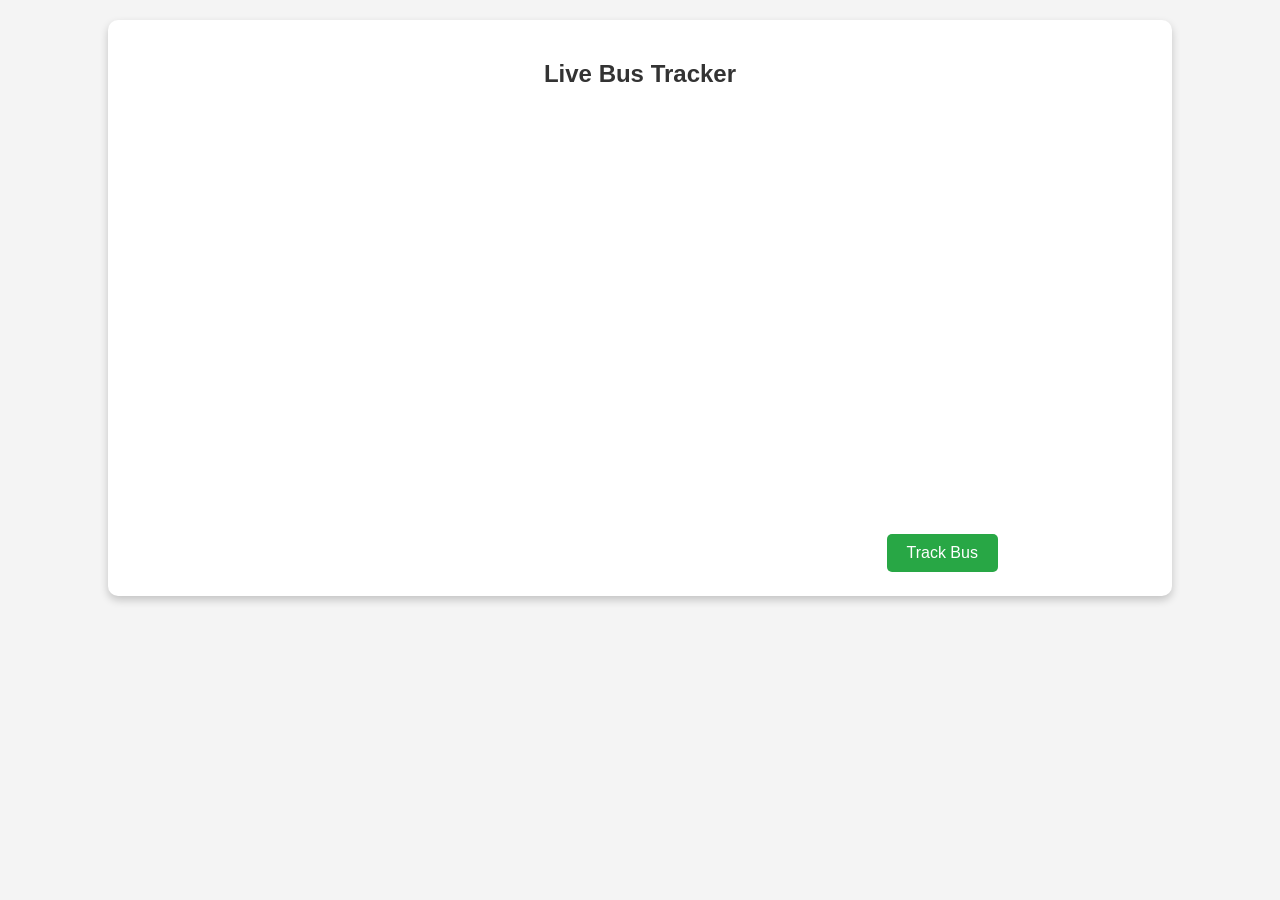
<file: public/bus-tracking.html>
<!DOCTYPE html>
<html lang="en">
<head>
    <meta charset="UTF-8">
    <meta name="viewport" content="width=device-width, initial-scale=1.0">
    <title>Bus Tracker</title>
    <link rel="stylesheet" href="bust.css">
</head>
<body>

<!-- Bus Tracker Content -->
<div class="tracker-container">
    <h2>Live Bus Tracker</h2>
    <iframe src="https://www.google.com/maps/embed?pb=!1m16!1m12!1m3!1d241317.359124294!2d72.71637219961127!3d19.082031039201926!2m3!1f0!2f0!3f0!3m2!1i1024!2i768!4f13.1!2m1!1sMumbai%20bus%20stops!5e0!3m2!1sen!2sin!4v1707052612988!5m2!1sen!2sin" width="600" height="450" style="border:0;" allowfullscreen="" loading="lazy" referrerpolicy="no-referrer-when-downgrade"></iframe>
    <button id="trackButton">Track Bus</button>
</div>

<script src="bust.js"></script>
</body>
</html>
</file>
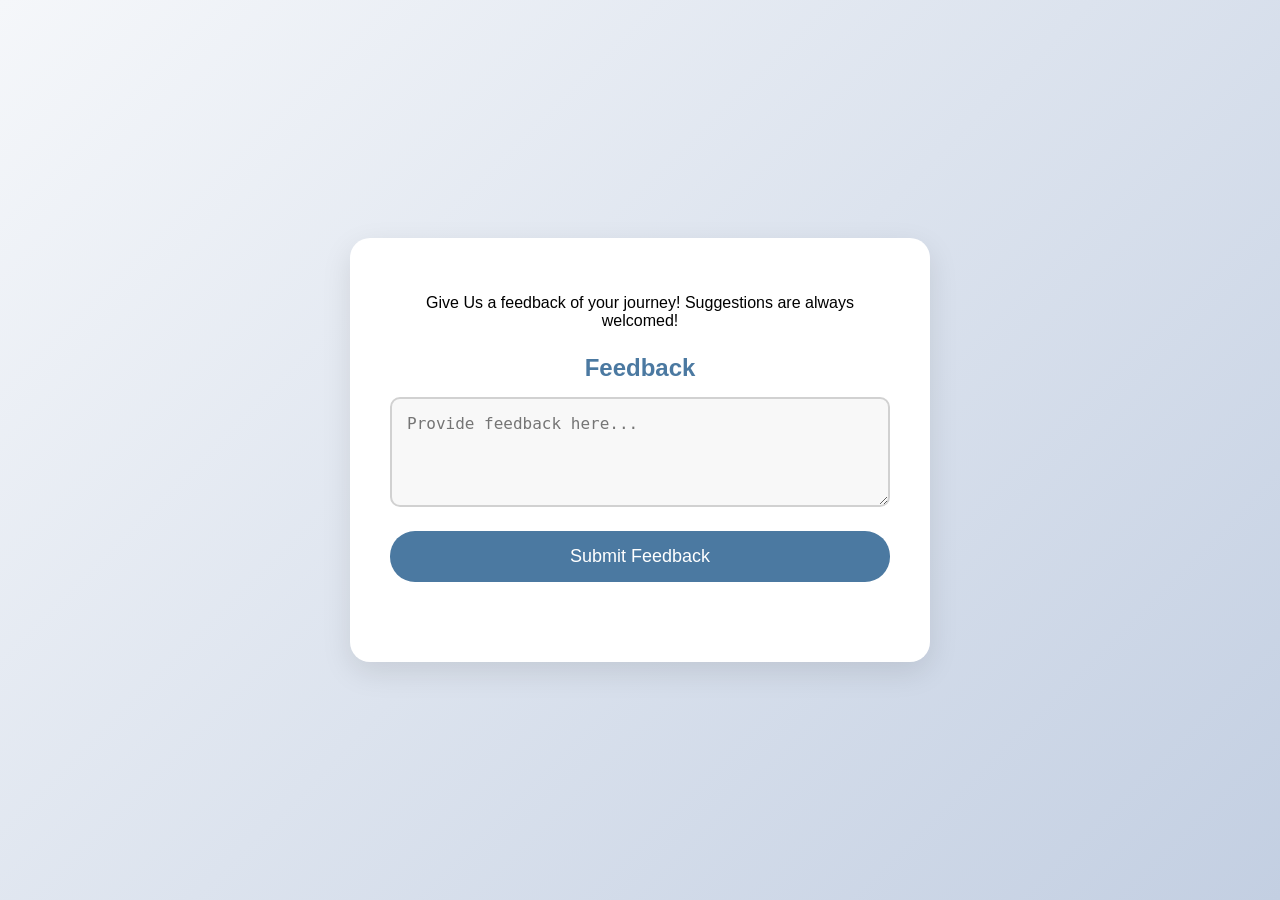
<file: public/feedback.html>
<!DOCTYPE html>
<html lang="en">
<head>
  <meta charset="UTF-8">
  <meta name="viewport" content="width=device-width, initial-scale=1.0">
  <title>Sentiment Analysis</title>

  <style>
    body {
      font-family: 'Helvetica Neue', Arial, sans-serif;
      background-color: #ece9e6;
      background-image: linear-gradient(135deg, #f5f7fa 0%, #c3cfe2 100%);
      margin: 0;
      padding: 0;
      display: flex;
      justify-content: center;
      align-items: center;
      height: 100vh;
    }

    .container {
      background-color: #ffffff;
      border-radius: 20px;
      box-shadow: 0 10px 30px rgba(0, 0, 0, 0.1);
      padding: 40px;
      width: 500px;
      margin: auto;
      text-align: center;
    }

    textarea {
      width: 100%;
      padding: 15px;
      margin-bottom: 20px;
      box-sizing: border-box;
      border-radius: 10px;
      border: 2px solid #d1d1d1;
      background-color: #f8f8f8;
      font-size: 16px;
      transition: all 0.3s ease;
    }

    textarea:focus {
      border-color: #a8a8a8;
      background-color: #fff;
      outline: none;
    }

    button {
      background-color: #4b79a1;
      color: white;
      padding: 15px 30px;
      border: none;
      border-radius: 25px;
      cursor: pointer;
      width: 100%;
      font-size: 18px;
      transition: background-color 0.3s, transform 0.2s;
      margin-bottom: 20px;
    }

    button:hover {
      background-color: #3a6073;
      transform: translateY(-2px);
    }

    #result {
      margin-top: 20px;
      font-weight: bold;
      color: #333;
      font-size: 20px;
    }

    h3 {
      color: #4b79a1;
      margin-bottom: 15px;
      font-size: 24px;
    }
  </style>
</head>
<body>
  <div class="container">
    <p>Give Us a feedback of your journey!
      Suggestions are always welcomed!
    </p>

    <h3>Feedback</h3>
    <textarea id="feedbackInput" rows="4" placeholder="Provide feedback here..."></textarea>
    <button onclick="submitFeedback()">Submit Feedback</button>

    <div id="result"></div>
  </div>

  <script>
    function analyzeSentiment() {
      // Placeholder for sentiment analysis function
      // You can implement your sentiment analysis logic here
    }

    function submitFeedback() {
      var feedbackInput = document.getElementById('feedbackInput').value;

      if (feedbackInput.trim() !== "") {
        // Placeholder for sentiment analysis (you can call analyzeSentiment here)

        // Display feedback submitted prompt
        document.getElementById('result').innerHTML = '<p>Feedback submitted! Thank you!</p>';
      } else {
        // Handle case where feedback is empty
        document.getElementById('result').innerHTML = '<p>Please provide feedback before submitting.</p>';
      }
    }
  </script>
</body>
</html>
</file>
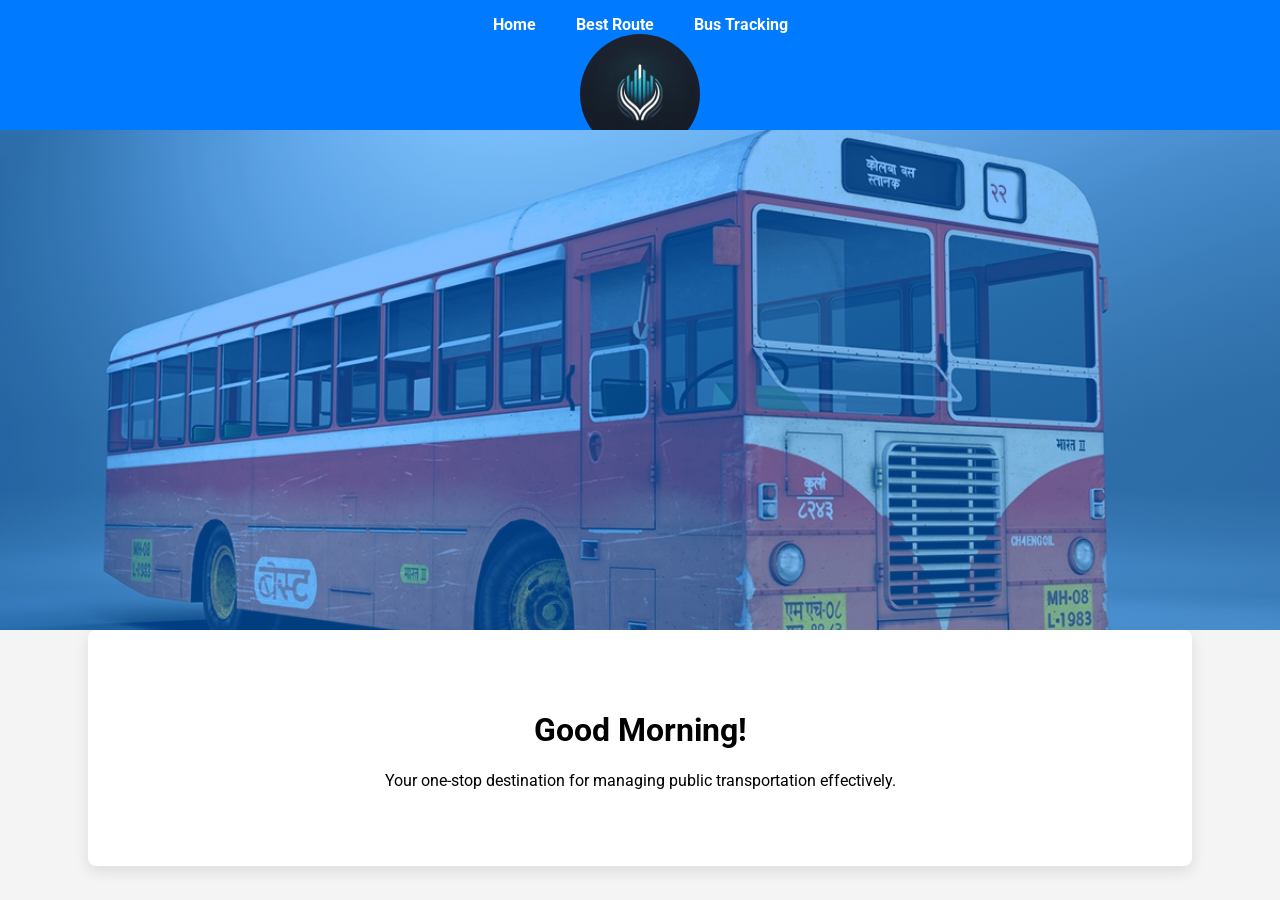
<file: public/home.html>
<!DOCTYPE html>
<html lang="en">
<head>
    <meta charset="UTF-8">
    <meta name="viewport" content="width=device-width, initial-scale=1.0">
    <title>Bus Management System</title>
    <link rel="stylesheet" href="home.css">
</head>
<body>
    <header>
        <nav>
            <ul>
                <li><a href="index.html">Home</a></li>
                <li><a href="best-route.html">Best Route</a></li>
                <li><a href="bus-tracking.html">Bus Tracking</a></li>
            </ul>
        </nav>
        <div class="logo">
            <img src="logo.jpeg" alt="Bus Management System Logo">
        </div>
    </header>
    <div class="hero-image"></div>
    <div class="container">
        <main>
            <div class="welcome-text">
                <h1 id="greeting">Welcome to the Bus Management System</h1>
                <p>Your one-stop destination for managing public transportation effectively.</p>
            </div>
        </main>
    </div>

    <script src="home.js"></script>
</body>
</html>
</file>
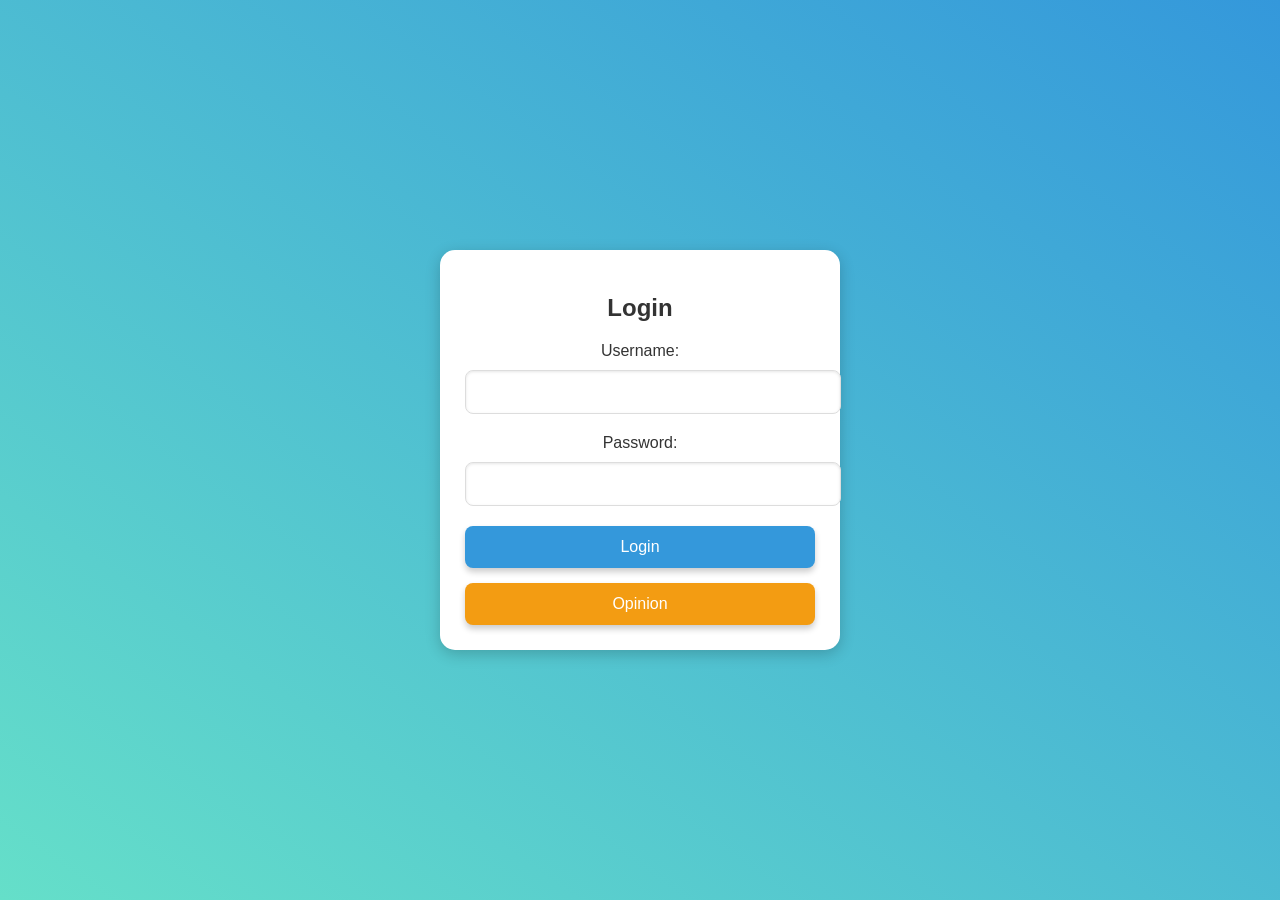
<file: public/login.html>
<!DOCTYPE html>
<html lang="en">
<head>
    <!-- Your head content remains the same -->
    <meta charset="UTF-8">
    <meta name="viewport" content="width=device-width, initial-scale=1.0">
    <title>Login Page</title>
    <style>
        body {
            font-family: 'Segoe UI', Tahoma, Geneva, Verdana, sans-serif;
            background-color: #eaeaea;
            margin: 0;
            padding: 0;
            display: flex;
            justify-content: center;
            align-items: center;
            height: 100vh;
            background-image: linear-gradient(to right top, #65dfc9, #3498db);
        }

        .login-container {
            background-color: #fff;
            border-radius: 15px;
            box-shadow: 0 4px 15px rgba(0, 0, 0, 0.2);
            padding: 25px;
            width: 350px;
            text-align: center;
        }

        .login-container h2 {
            color: #333;
            margin-bottom: 20px;
            font-size: 24px;
        }

        .form-group {
            margin-bottom: 20px;
        }

        label {
            display: block;
            font-size: 16px;
            color: #333;
            margin-bottom: 10px;
        }

        input {
            width: 100%;
            padding: 12px;
            font-size: 16px;
            border: 1px solid #ddd;
            border-radius: 8px;
            box-shadow: inset 0 1px 3px rgba(0, 0, 0, 0.1);
            transition: border-color 0.3s;
        }

        input:focus {
            border-color: #3498db;
            outline: none;
        }

        button {
            background-color: #3498db;
            color: #fff;
            padding: 12px 20px;
            font-size: 16px;
            border: none;
            border-radius: 8px;
            cursor: pointer;
            width: 100%;
            box-shadow: 0 4px 6px rgba(0, 0, 0, 0.2);
            transition: background-color 0.3s;
        }

        button:hover {
            background-color: #2980b9;
        }

        .opinion-btn {
            background-color: #f39c12;
            margin-top: 15px;
        }

        .opinion-btn:hover {
            background-color: #d35400;
        }
    </style>
</head>
<body>

<div class="login-container">
    <h2>Login</h2>
    <form id="loginForm" onsubmit="return validateForm()">
        <div class="form-group">
            <label for="username">Username:</label>
            <input type="text" id="username" name="username" required>
        </div>

        <div class="form-group">
            <label for="password">Password:</label>
            <input type="password" id="password" name="password" required>
        </div>

        <button type="submit">Login</button>
        <button type="button" class="opinion-btn" onclick="openFeedbackPage()">Opinion</button>
    </form>
</div>

<script>
    function validateForm() {
        var username = document.getElementById('username').value;
        var password = document.getElementById('password').value;

        if (username === "" || password === "") {
            alert("Both username and password are required");
            return false;
        }

        // Additional validation logic can be added here

        // Returning true will allow the form to submit
        return true;
    }

    function openFeedbackPage() {
        // Redirect to the feedback.html page
        window.location.href = "feedback.html";
    }
</script>

</body>
</html>
</file>
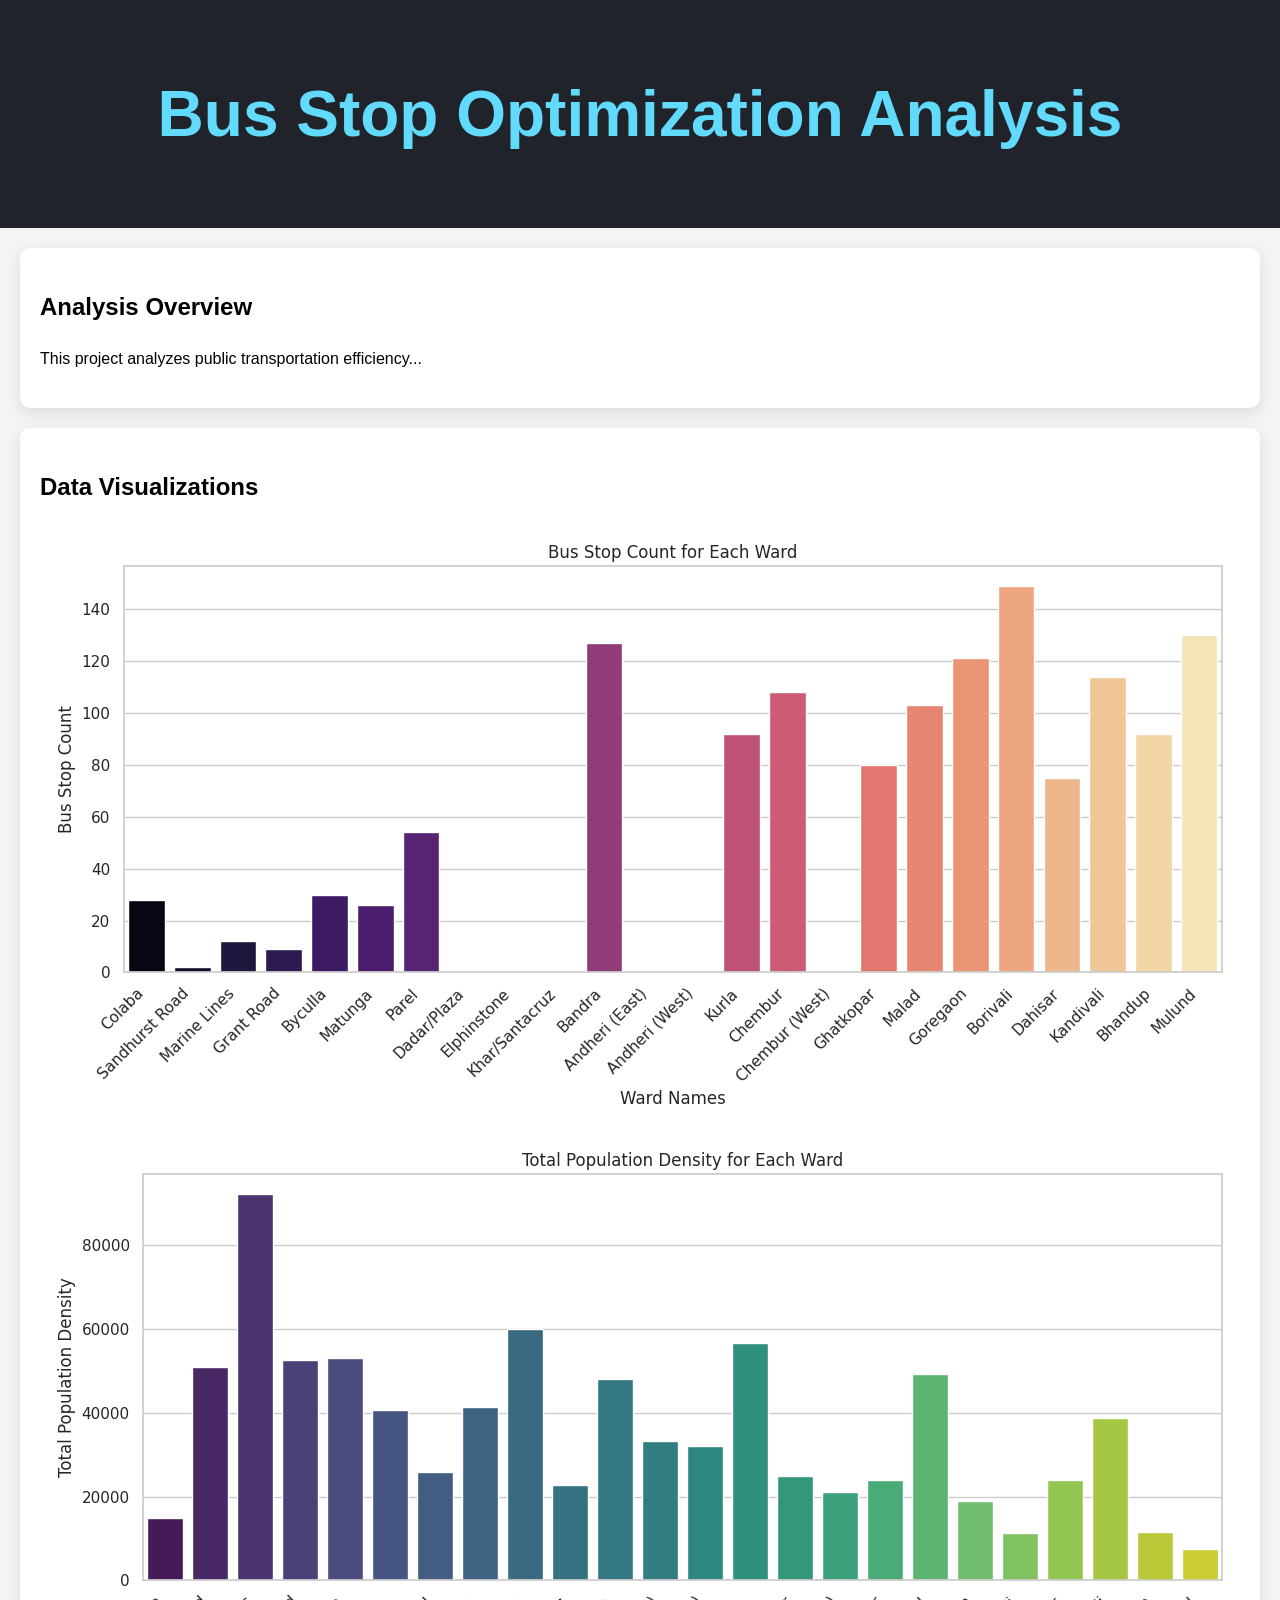
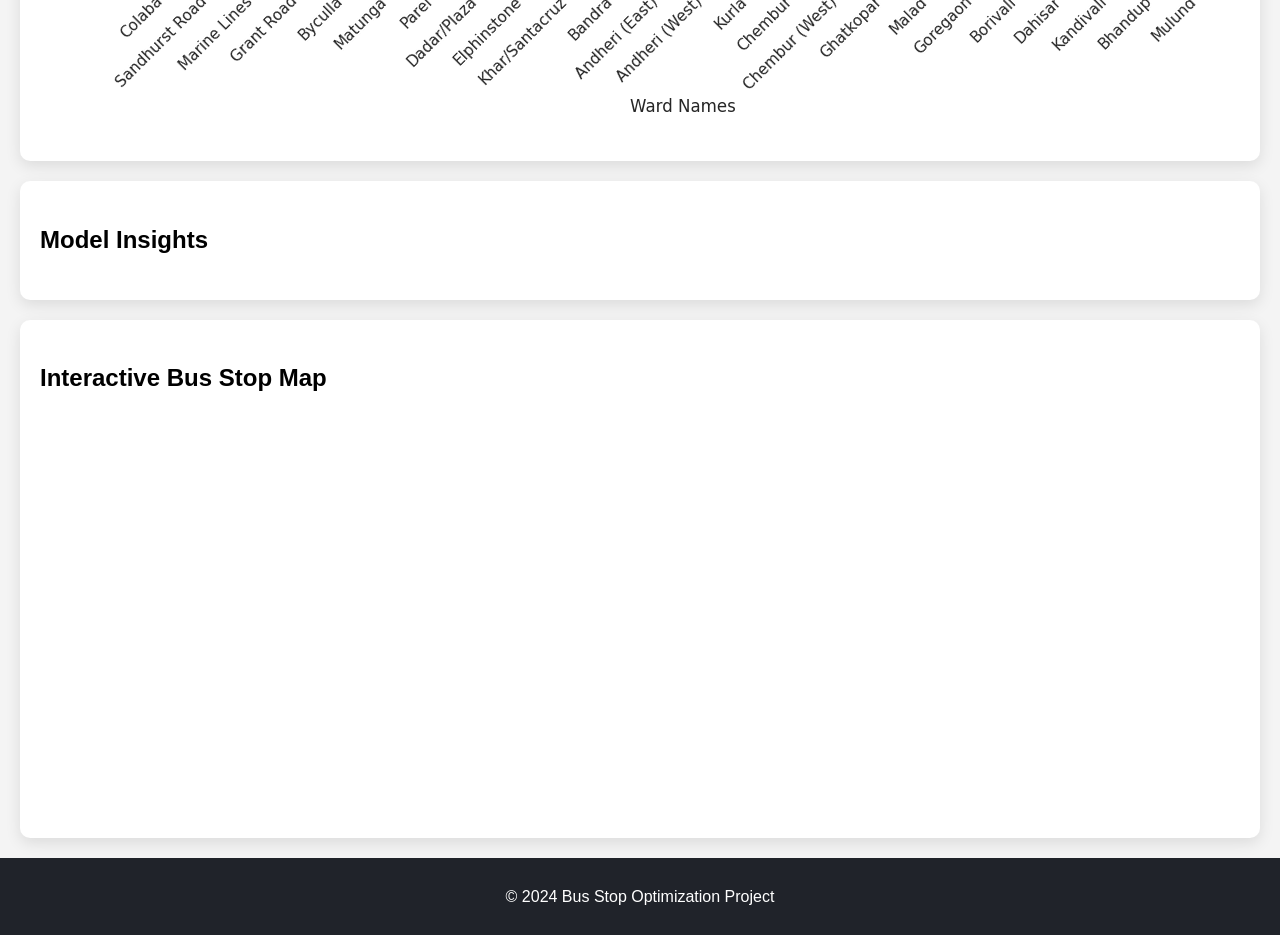
<file: public/pop.html>
<!DOCTYPE html>
<html lang="en">
<head>
    <meta charset="UTF-8">
    <meta name="viewport" content="width=device-width, initial-scale=1.0">
    <title>Bus Stop Optimization Analysis</title>
    <link rel="stylesheet" href="pop.css">
    <!-- External Libraries -->
</head>
<body>
    <header class="main-header">
        <h1>Bus Stop Optimization Analysis</h1>
    </header>

    <section id="analysis-overview" class="section-analysis">
        <h2>Analysis Overview</h2>
        <p>This project analyzes public transportation efficiency...</p>
    </section>

    <section id="data-visualization" class="section-data-vis">
        <h2>Data Visualizations</h2>
        
        <!-- Add images after the charts -->
        <div class="image-container">
            <img src="bus_stop_count_chart.png" alt="Image 1 description">
            <img src="population_density_chart.png" alt="Image 2 description">
        </div>
    </section>

    <section id="model-insights" class="section-model-insights">
        <h2>Model Insights</h2>
        <!-- Model insights content -->
    </section>

    <section id="interactive-map" class="section-map">
        <h2>Interactive Bus Stop Map</h2>
        <div id="bus-map"></div>
    </section>

    <footer class="main-footer">
        <p>&copy; 2024 Bus Stop Optimization Project</p>
    </footer>

    <script src="pop.js"></script>
</body>
</html>
</file>
<file: public/bust.css>
body {
    font-family: 'Segoe UI', Tahoma, Geneva, Verdana, sans-serif;
    margin: 0;
    padding: 0;
    background-color: #f4f4f4;
    color: #333;
    text-align: center;
}

.tracker-container {
    background-color: white;
    margin: 20px auto;
    width: 80%;
    padding: 20px;
    box-shadow: 0 4px 8px 0 rgba(0,0,0,0.2);
    border-radius: 10px;
}

#map-container {
    width: 100%;
    background-color: #ddd;
    padding: 20px;
    box-shadow: 0 4px 8px 0 rgba(0,0,0,0.2);
    border-radius: 10px;
    margin-bottom: 20px;
}

#map {
    width: 100%;
    height: 400px; /* Set the desired height of the map */
}

button {
    background-color: #28a745;
    color: white;
    border: none;
    padding: 10px 20px;
    text-align: center;
    text-decoration: none;
    display: inline-block;
    font-size: 16px;
    margin: 4px 2px;
    cursor: pointer;
    border-radius: 5px;
}

button:hover {
    background-color: #218838;
}
</file>
<file: public/home.css>
@import url('https://fonts.googleapis.com/css2?family=Roboto:wght@400;700&display=swap');

body {
    font-family: 'Roboto', sans-serif;
    margin: 0;
    padding: 0;
    background-color: #f4f4f4;
    scroll-behavior: smooth;
}

/* Header and Navigation Styles */
header {
    background-color: #007bff;
    color: white;
    padding: 15px 0;
    text-align: center;
    position: relative;
    height: 100px;
    box-shadow: 0 4px 8px rgba(0, 0, 0, 0.1);
}

nav ul {
    list-style-type: none;
    padding: 0;
    margin: 0;
    display: flex;
    justify-content: center;
    align-items: center;
}

nav li {
    margin: 0 20px;
}

nav a {
    color: white;
    text-decoration: none;
    font-weight: bold;
    font-size: 1em;
    position: relative;
}

nav a::after {
    content: '';
    position: absolute;
    width: 0;
    height: 2px;
    display: block;
    margin-top: 5px;
    right: 0;
    background: #ffcc00;
    transition: width .3s ease;
}

nav a:hover::after {
    width: 100%;
    left: 0;
    background: white;
}

/* Logo Styles */
.logo img {
    width: 120px;
    border-radius: 50%;
}

/* Hero Image Styles */
.hero-image {
    background-image: linear-gradient(rgba(0, 123, 255, 0.5), rgba(0, 123, 255, 0.5)), url('bus.jpeg');
    height: 500px;
    background-size: cover;
    background-position: center;
    position: relative;
}

/* Main Content Styles */
.container {
    max-width: 80%;
    margin: auto;
    padding: 40px;
    background-color: #fff;
    border-radius: 8px;
    box-shadow: 0 5px 15px rgba(0, 0, 0, 0.1);
}

.welcome-text {
    text-align: center;
    padding: 20px 0;
}

/* Responsive Design */
@media (max-width: 600px) {
    .container {
        width: 95%;
    }

    nav ul {
        flex-direction: column;
    }

    nav li {
        margin-bottom: 10px;
    }
}
</file>
<file: public/pop.css>
body {
    font-family: 'Arial', sans-serif;
    line-height: 1.6;
    margin: 0;
    padding: 0;
    background: #f4f4f4;
}

.main-header {
    background-color: #20232a;
    color: #61dafb;
    text-align: center;
    padding: 20px 0;
    font-size: 2em;
}

.section-analysis, .section-data-vis, .section-model-insights, .section-map {
    margin: 20px;
    padding: 20px;
    background: white;
    border-radius: 10px;
    box-shadow: 0 5px 15px rgba(0,0,0,0.1);
}

.chart {
    height: 300px;
    margin-top: 20px;
    /* Placeholder for charts */
}

.section-map #bus-map {
    height: 400px;
    /* Placeholder for map */
}

.main-footer {
    text-align: center;
    padding: 10px 0;
    background-color: #20232a;
    color: white;
}
</file>
